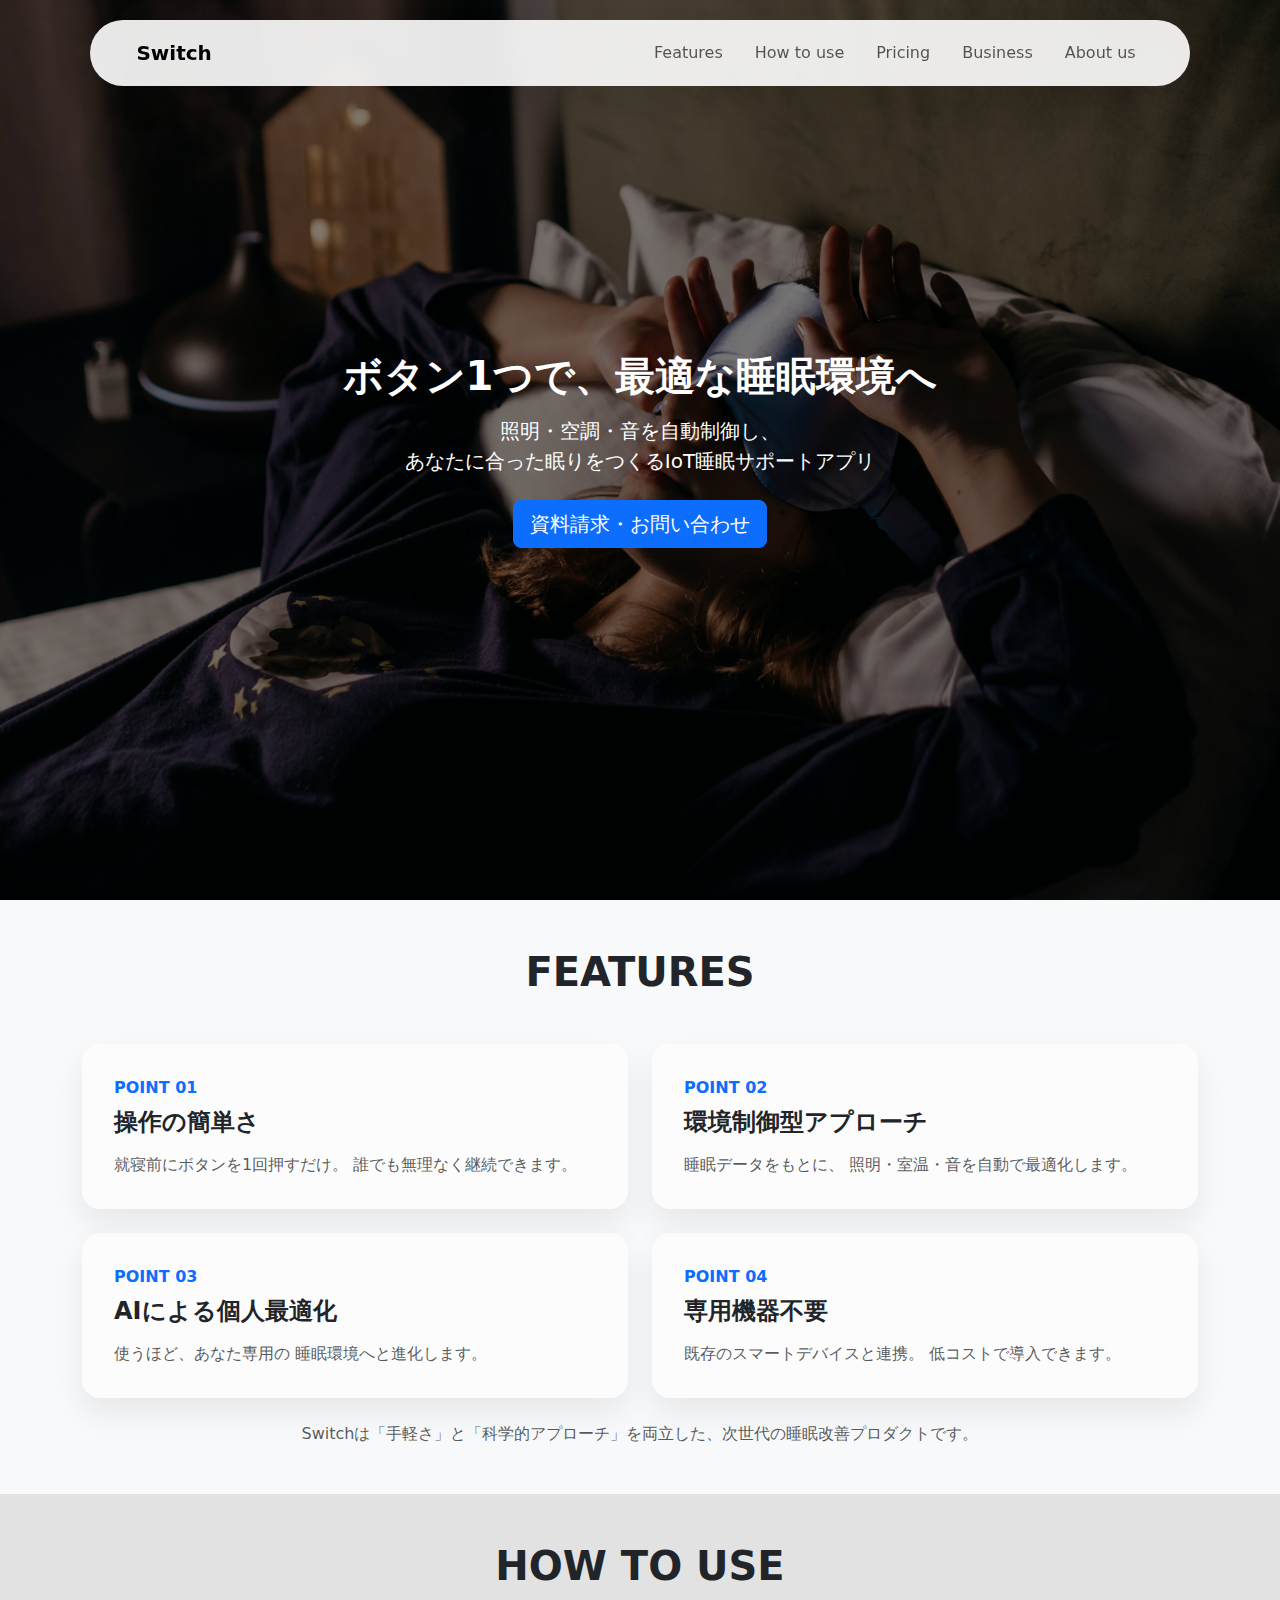
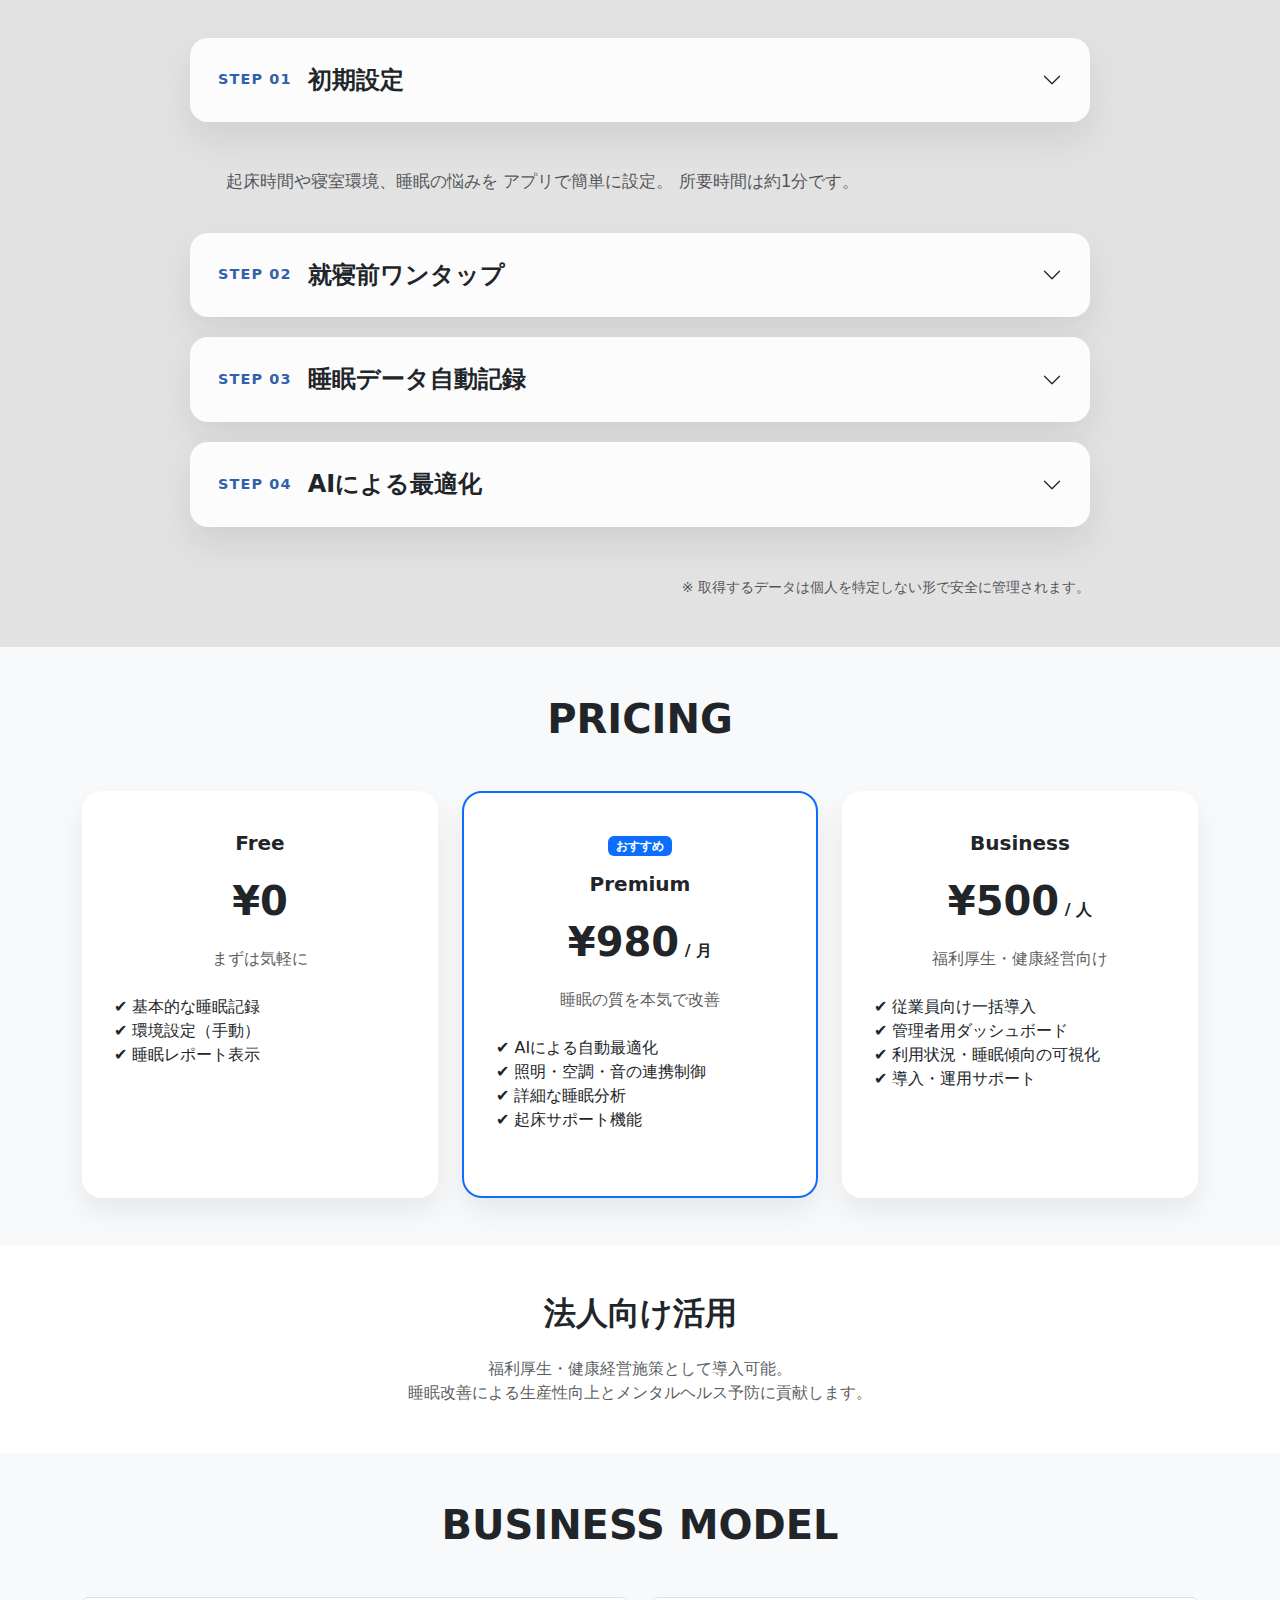
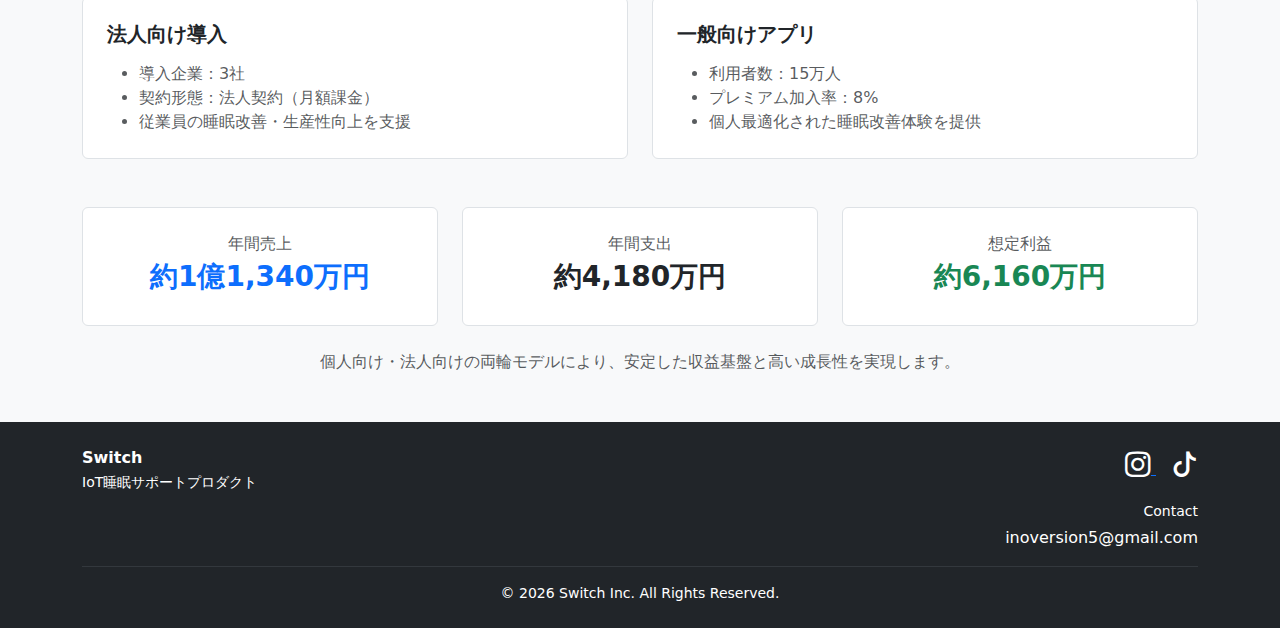
<file: switch/index.html>
<!DOCTYPE html>
<html lang="ja">
<head>
  <meta charset="UTF-8">
  <title>Switch｜ワンタップで最適な睡眠環境を</title>
  <meta name="viewport" content="width=device-width, initial-scale=1">

  <!-- Bootstrap CSS -->
<link href="https://cdn.jsdelivr.net/npm/bootstrap@5.3.2/dist/css/bootstrap.min.css" rel="stylesheet">

  <link href="https://cdn.jsdelivr.net/npm/bootstrap-icons/font/bootstrap-icons.css" rel="stylesheet">

  <link rel="icon" type="image/svg+xml" href="IMG/inversion.svg">

  <link rel="stylesheet" href="style.css">

</head>
<body>

<!-- Navbar -->
<nav class="navbar navbar-expand-lg floating-navbar">
  <div class="container-fluid px-4">
    <a class="navbar-brand fw-bold" href="#">Switch</a>

    <button class="navbar-toggler" type="button" data-bs-toggle="collapse"
      data-bs-target="#navbarNav">
      <span class="navbar-toggler-icon"></span>
    </button>

    <div class="collapse navbar-collapse justify-content-end" id="navbarNav">
      <ul class="navbar-nav gap-3">
        <li class="nav-item">
          <a class="nav-link" href="#differentiation">Features</a>
        </li>
        <li class="nav-item">
          <a class="nav-link" href="#how-it-works">How to use</a>
        </li>
        <li class="nav-item">
          <a class="nav-link" href="#pricing">Pricing</a>
        </li>
        <li class="nav-item">
          <a class="nav-link" href="#business">Business</a>
        </li>
        <li class="nav-item">
          <a class="nav-link" href="about_us.html">About us</a>
        </li>
      </ul>
    </div>
  </div>
</nav>


<!-- Hero with Background Image -->
<section class="hero d-flex align-items-center text-white">
  <div class="container text-center">
    <h1 class="fw-bold mb-3">
      ボタン1つで、<br class="d-md-none">最適な睡眠環境へ
    </h1>
    <p class="lead mb-4">
      照明・空調・音を自動制御し、<br>
      あなたに合った眠りをつくるIoT睡眠サポートアプリ
    </p>
    <a href="#contact" class="btn btn-primary btn-lg">
      資料請求・お問い合わせ
    </a>
  </div>
</section>

<!-- Differentiation / 2x2 Floating -->
<section id="differentiation" class="py-5 bg-light">
  <div class="container">
    <h2 class="text-center fw-bold mb-5 display-6">
      FEATURES
    </h2>

    <div class="row g-4">
      <!-- Point 1 -->
      <div class="col-md-6">
        <div class="diff-grid-card h-100">
          <p class="text-primary fw-bold mb-2">POINT 01</p>
          <h4 class="fw-bold mb-3">操作の簡単さ</h4>
          <p class="text-muted mb-0">
            就寝前にボタンを1回押すだけ。
            誰でも無理なく継続できます。
          </p>
        </div>
      </div>

      <!-- Point 2 -->
      <div class="col-md-6">
        <div class="diff-grid-card h-100">
          <p class="text-primary fw-bold mb-2">POINT 02</p>
          <h4 class="fw-bold mb-3">環境制御型アプローチ</h4>
          <p class="text-muted mb-0">
            睡眠データをもとに、
            照明・室温・音を自動で最適化します。
          </p>
        </div>
      </div>

      <!-- Point 3 -->
      <div class="col-md-6">
        <div class="diff-grid-card h-100">
          <p class="text-primary fw-bold mb-2">POINT 03</p>
          <h4 class="fw-bold mb-3">AIによる個人最適化</h4>
          <p class="text-muted mb-0">
            使うほど、あなた専用の
            睡眠環境へと進化します。
          </p>
        </div>
      </div>

      <!-- Point 4 -->
      <div class="col-md-6">
        <div class="diff-grid-card h-100">
          <p class="text-primary fw-bold mb-2">POINT 04</p>
          <h4 class="fw-bold mb-3">専用機器不要</h4>
          <p class="text-muted mb-0">
            既存のスマートデバイスと連携。
            低コストで導入できます。
          </p>
        </div>
      </div>
    </div>
  </div>
      <p class="text-center text-muted mt-4 mb-0">
      Switchは「手軽さ」と「科学的アプローチ」を両立した、次世代の睡眠改善プロダクトです。
    </p>
</section>


<!-- How It Works -->
<section id="how-it-works" class="py-5">
  <div class="container">
    <h2 class="text-center fw-bold mb-5 display-6">
      HOW TO USE
    </h2>

    <div class="accordion accordion-flush mx-auto how-accordion"
         id="howAccordion">

      <!-- Step 1 -->
      <div class="accordion-item">
        <h2 class="accordion-header">
          <button class="accordion-button collapsed how-toggle"
                  type="button"
                  data-bs-toggle="collapse"
                  data-bs-target="#stepOne">
            <span class="step-number">STEP 01</span>
            <span class="ms-3 fw-bold">初期設定</span>
          </button>
        </h2>
        <div id="stepOne"
             class="accordion-collapse collapse show"
             data-bs-parent="#howAccordion">
          <div class="accordion-body text-muted">
            起床時間や寝室環境、睡眠の悩みを
            アプリで簡単に設定。
            所要時間は約1分です。
          </div>
        </div>
      </div>

      <!-- Step 2 -->
      <div class="accordion-item">
        <h2 class="accordion-header">
          <button class="accordion-button collapsed how-toggle"
                  type="button"
                  data-bs-toggle="collapse"
                  data-bs-target="#stepTwo">
            <span class="step-number">STEP 02</span>
            <span class="ms-3 fw-bold">就寝前ワンタップ</span>
          </button>
        </h2>
        <div id="stepTwo"
             class="accordion-collapse collapse"
             data-bs-parent="#howAccordion">
          <div class="accordion-body text-muted">
            就寝前にボタンを1回押すだけで、
            照明・エアコン・音楽が
            最適な状態に自動調整されます。
          </div>
        </div>
      </div>

      <!-- Step 3 -->
      <div class="accordion-item">
        <h2 class="accordion-header">
          <button class="accordion-button collapsed how-toggle"
                  type="button"
                  data-bs-toggle="collapse"
                  data-bs-target="#stepThree">
            <span class="step-number">STEP 03</span>
            <span class="ms-3 fw-bold">睡眠データ自動記録</span>
          </button>
        </h2>
        <div id="stepThree"
             class="accordion-collapse collapse"
             data-bs-parent="#howAccordion">
          <div class="accordion-body text-muted">
            スマートフォンやスマートウォッチの
            センサーを活用し、
            睡眠中の状態を自動で記録します。
          </div>
        </div>
      </div>

      <!-- Step 4 -->
      <div class="accordion-item">
        <h2 class="accordion-header">
          <button class="accordion-button collapsed how-toggle"
                  type="button"
                  data-bs-toggle="collapse"
                  data-bs-target="#stepFour">
            <span class="step-number">STEP 04</span>
            <span class="ms-3 fw-bold">AIによる最適化</span>
          </button>
        </h2>
        <div id="stepFour"
             class="accordion-collapse collapse"
             data-bs-parent="#howAccordion">
          <div class="accordion-body text-muted">
            睡眠データと自己評価をもとに、
            照明・室温・音の設定を
            個人ごとに最適化します。
          </div>
        </div>
      </div>
      <p class="text-end text-muted mt-5 mb-0">
      <small>
        ※ 取得するデータは個人を特定しない形で安全に管理されます。
      </small>  
      </p>
    </div>
  </div>
</section>

<!-- Pricing -->
<section id="pricing" class="py-5 bg-light">
  <div class="container">
    <h2 class="text-center fw-bold mb-5 display-6">
      PRICING
    </h2>

    <div class="row g-4 justify-content-center">
      <!-- Free -->
      <div class="col-md-4">
        <div class="pricing-card h-100">
          <h5 class="fw-bold mb-3">Free</h5>
          <p class="price">¥0</p>
          <p class="text-muted mb-4">まずは気軽に</p>
          <ul class="list-unstyled text-start mb-4">
            <li>✔ 基本的な睡眠記録</li>
            <li>✔ 環境設定（手動）</li>
            <li>✔ 睡眠レポート表示</li>
          </ul>
        </div>
      </div>

      <!-- Premium -->
      <div class="col-md-4">
        <div class="pricing-card highlight h-100">
          <span class="badge bg-primary mb-3">おすすめ</span>
          <h5 class="fw-bold mb-3">Premium</h5>
          <p class="price">¥980<span class="fs-6"> / 月</span></p>
          <p class="text-muted mb-4">睡眠の質を本気で改善</p>
          <ul class="list-unstyled text-start mb-4">
            <li>✔ AIによる自動最適化</li>
            <li>✔ 照明・空調・音の連携制御</li>
            <li>✔ 詳細な睡眠分析</li>
            <li>✔ 起床サポート機能</li>
          </ul>
        </div>
      </div>

      <!-- Business -->
      <div class="col-md-4">
        <div class="pricing-card h-100">
          <h5 class="fw-bold mb-3">Business</h5>
          <p class="price">¥500<span class="fs-6"> / 人</span></p>
          <p class="text-muted mb-4">福利厚生・健康経営向け</p>
          <ul class="list-unstyled text-start mb-4">
            <li>✔ 従業員向け一括導入</li>
            <li>✔ 管理者用ダッシュボード</li>
            <li>✔ 利用状況・睡眠傾向の可視化</li>
            <li>✔ 導入・運用サポート</li>
          </ul>
        </div>
      </div>
    </div>
  </div>
</section>




<!-- Business -->
<section id="business" class="py-5">
  <div class="container">
    <h2 class="text-center fw-bold mb-4">法人向け活用</h2>
    <p class="text-center text-muted mb-0">
      福利厚生・健康経営施策として導入可能。<br>
      睡眠改善による生産性向上とメンタルヘルス予防に貢献します。
    </p>
  </div>
</section>


<!-- Business Model / Financials -->
<section id="financials" class="py-5 bg-light">
  <div class="container">
    <h2 class="text-center fw-bold mb-5 display-6">BUSINESS MODEL</h2>

    <div class="row g-4 mb-5">
      <!-- Corporate -->
      <div class="col-md-6">
        <div class="border rounded p-4 h-100 bg-white">
          <h5 class="fw-bold mb-3">法人向け導入</h5>
          <ul class="text-muted mb-0">
            <li>導入企業：3社</li>
            <li>契約形態：法人契約（月額課金）</li>
            <li>従業員の睡眠改善・生産性向上を支援</li>
          </ul>
        </div>
      </div>

      <!-- Consumer -->
      <div class="col-md-6">
        <div class="border rounded p-4 h-100 bg-white">
          <h5 class="fw-bold mb-3">一般向けアプリ</h5>
          <ul class="text-muted mb-0">
            <li>利用者数：15万人</li>
            <li>プレミアム加入率：8%</li>
            <li>個人最適化された睡眠改善体験を提供</li>
          </ul>
        </div>
      </div>
    </div>

    <!-- Numbers -->
    <div class="row text-center g-4">
      <div class="col-md-4">
        <div class="border rounded p-4 bg-white h-100">
          <p class="text-muted mb-1">年間売上</p>
          <h3 class="fw-bold text-primary">約1億1,340万円</h3>
        </div>
      </div>
      <div class="col-md-4">
        <div class="border rounded p-4 bg-white h-100">
          <p class="text-muted mb-1">年間支出</p>
          <h3 class="fw-bold">約4,180万円</h3>
        </div>
      </div>
      <div class="col-md-4">
        <div class="border rounded p-4 bg-white h-100">
          <p class="text-muted mb-1">想定利益</p>
          <h3 class="fw-bold text-success">約6,160万円</h3>
        </div>
      </div>
    </div>

    <p class="text-center text-muted mt-4 mb-0">
      個人向け・法人向けの両輪モデルにより、安定した収益基盤と高い成長性を実現します。
    </p>
  </div>
</section>

<footer class="py-4 bg-dark text-white">
  <div class="container">

    <div class="row align-items-start">
      <!-- 左側：ロゴ -->
      <div class="col-md-6 mb-3">
        <strong>Switch</strong><br>
        <small class="text-white">
          IoT睡眠サポートプロダクト
        </small>
      </div>

      <!-- 右側：SNS（右上）＋メール（右下） -->
      <div class="col-md-6">
        <div class="d-flex flex-column align-items-end">

          <!-- SNS：右上 -->
          <div class="mb-3">
            <a href="https://www.instagram.com/inversion0005?igsh?bjFkdGY1d204bHU0&utm_source=qr"
               target="_blank"
               class="sns-link me-3"
               aria-label="Instagram">
              <i class="bi bi-instagram"></i>
            </a>

            <a href="https://www.tiktok.com/@inversion20250"
               target="_blank"
               class="sns-link"
               aria-label="TikTok">
              <i class="bi bi-tiktok"></i>
            </a>
          </div>

          <!-- メール：右下 -->
          <div class="text-end">
            <p class="mb-1 small">Contact</p>
            <a href="mailto:inoversion5@gmail.com"
               class="text-white text-decoration-none">
              inoversion5@gmail.com
            </a>
          </div>

        </div>
      </div>
    </div>

    <hr class="border-secondary my-3">

    <div class="text-center small text-white">
      © 2026 Switch Inc. All Rights Reserved.
    </div>

  </div>
</footer>


<!-- Bootstrap JS -->
<script
  src="https://cdn.jsdelivr.net/npm/bootstrap@5.3.2/dist/js/bootstrap.bundle.min.js">
</script>

<script src="script.js"></script>
</body>
</html>
</file>
<file: switch/style.css>
:root {
  --primary: #e2e2e2;
  --secondary: #A6E39D;
  --thirdry: #D8E212;
  --accent: #3261AB;
  --white: #fcfcfc;
}


.hero {
  min-height: 100vh;
  background-image: url("IMG/SLEEP.jpg");
  background-size: cover;
  background-position: center;
  position: relative;
}

.hero::before {
  content: "";
  position: absolute;
  inset: 0;
  background: rgba(0, 0, 0, 0.45);
}

.hero .container {
  position: relative;
  z-index: 1;
}

.how-it {
  background: var(--primary);
  border-radius: 16px;
  padding: 3rem;
  margin: 0 auto;
  max-width: 800px;
  box-shadow: 0 20px 40px rgba(0,0,0,0.08);
}

.arrow {
  font-size: 2.2rem;       /* 3rem → 2.2rem */
  margin: 1.5rem 0;        /* 余白も減らす */
  animation: floatArrow 2.4s ease-in-out infinite;
}


@keyframes floatArrow {
  0%   { transform: translateY(0); opacity: 0.5; }
  50%  { transform: translateY(6px); opacity: 0.8; }
  100% { transform: translateY(0); opacity: 0.5; }
}

/* ===== Differentiation grid cards ===== */

.diff-grid-card {
  background: var(--white);
  padding: 2rem;
  border-radius: 18px;
  box-shadow: 0 16px 32px rgba(0,0,0,0.07);
  transition: transform 0.25s ease, box-shadow 0.25s ease;
  animation: floatCardSoft 7s ease-in-out infinite;
}

.diff-grid-card.highlight {
  border: 1.5px solid var(--accent);
}

.diff-grid-card:hover {
  transform: translateY(-6px);
  box-shadow: 0 24px 48px rgba(0,0,0,0.1);
}

@keyframes floatCardSoft {
  0%   { transform: translateY(0); }
  50%  { transform: translateY(-3px); }
  100% { transform: translateY(0); }
}

/* ===== How it works accordion (improved) ===== */

#how-it-works {
    background-color: var(--primary);
}

.how-accordion {
  max-width: 900px; /* 少し広く */
}

.how-toggle {
  padding: 1.75rem 1.75rem; /* 余白UP */
  font-size: 1.5rem;       /* 少しだけ文字大きく */
  background: var(--white);
  border-radius: 18px !important;
  box-shadow: 0 18px 36px rgba(0,0,0,0.08);
  margin-bottom: 1.25rem;
  transition: all 0.3s ease;
}

.accordion-item {
  border: none;
  background: transparent;
}

/* 開いている状態 */
.accordion-button:not(.collapsed) {
  background: linear-gradient(135deg, #f4f7ff, #ffffff);
  color: var(--accent);
  box-shadow: 0 22px 44px rgba(13,110,253,0.15);
}

/* STEP番号 */
.step-number {
  font-size: 0.9rem;
  color: var(--accent);
  font-weight: 700;
  letter-spacing: 0.08em;
}

/* 中身 */
.accordion-body {
  padding: 1.5rem 2.25rem 2.25rem;
  font-size: 1.05rem;
  line-height: 1.8;
}

/* hover（閉じてる時だけ少し浮く） */
.accordion-button.collapsed:hover {
  transform: translateY(-3px);
  box-shadow: 0 22px 44px rgba(0,0,0,0.12);
}




@keyframes floatCard {
  0% { transform: translateY(0); }
  50% { transform: translateY(-6px); }
  100% { transform: translateY(0); }
}


#differentiation .border {
  transition: transform 0.2s ease, box-shadow 0.2s ease;
}
#differentiation .border:hover {
  transform: translateY(-4px);
  box-shadow: 0 10px 30px rgba(0,0,0,0.08);
}

/* ===== Business cards ===== */
.biz-card {
  background: #f8f9fa;
  padding: 2rem;
  border-radius: 18px;
  box-shadow: 0 12px 24px rgba(0,0,0,0.06);
  transition: transform 0.2s ease;
}

/* ===== Pricing ===== */

.pricing-card {
  background: #ffffff;
  padding: 2.5rem 2rem;
  border-radius: 20px;
  box-shadow: 0 14px 28px rgba(0,0,0,0.07);
  text-align: center;
  transition: transform 0.25s ease, box-shadow 0.25s ease;
}

.pricing-card:hover {
  transform: translateY(-6px);
  box-shadow: 0 22px 44px rgba(0,0,0,0.1);
}

.pricing-card.highlight {
  border: 2px solid #0d6efd;
}

.price {
  font-size: 2.5rem;
  font-weight: 700;
  margin: 1rem 0;
}

/* ===== Floating Navbar ===== */

.floating-navbar {
  position: fixed;
  top: 20px;
  left: 50%;
  transform: translateX(-50%);
  width: calc(100% - 40px);
  max-width: 1100px;

  background: rgba(255, 255, 255, 0.9);
  backdrop-filter: blur(10px);

  border-radius: 999px;
  box-shadow: 0 16px 32px rgba(0,0,0,0.1);

  padding: 0.8rem 1.4rem;
  transition: all 0.3s ease;
  z-index: 1000;
}

/* 🔥 ここを追加 */
@media (max-width: 991px) {
  .floating-navbar {
    overflow: visible; /* メニューを外に出す */
  }
}

/* 縮小状態 */
.floating-navbar.shrink {
  padding: 0.4rem 1.2rem;
  box-shadow: 0 10px 20px rgba(0,0,0,0.08);
  background: rgba(255, 255, 255, 0.85);
}

/* スマホでメニュー展開時 */
@media (max-width: 991px) {

  .floating-navbar .navbar-collapse {
    position: absolute;
    top: 100%;
    left: 0;
    width: 100%;
  }

  .floating-navbar .navbar-collapse.show {
    background: rgba(255, 255, 255, 0.95);
    margin-top: 12px;
    padding: 1rem 1.2rem;

    border-radius: 0 0 24px 24px; /* 下だけ丸くする */
    box-shadow: 0 16px 32px rgba(0,0,0,0.12);
  }

}


/* ===== Footer ===== */

.footer {
  font-size: 0.9rem;
}

.sns-link i {
  font-size: 1.6rem;
  color: #fff;
  transition: transform 0.2s ease, opacity 0.2s ease;
}

.sns-link:hover i {
  transform: translateY(-2px);
  opacity: 0.7;
}
</file>
